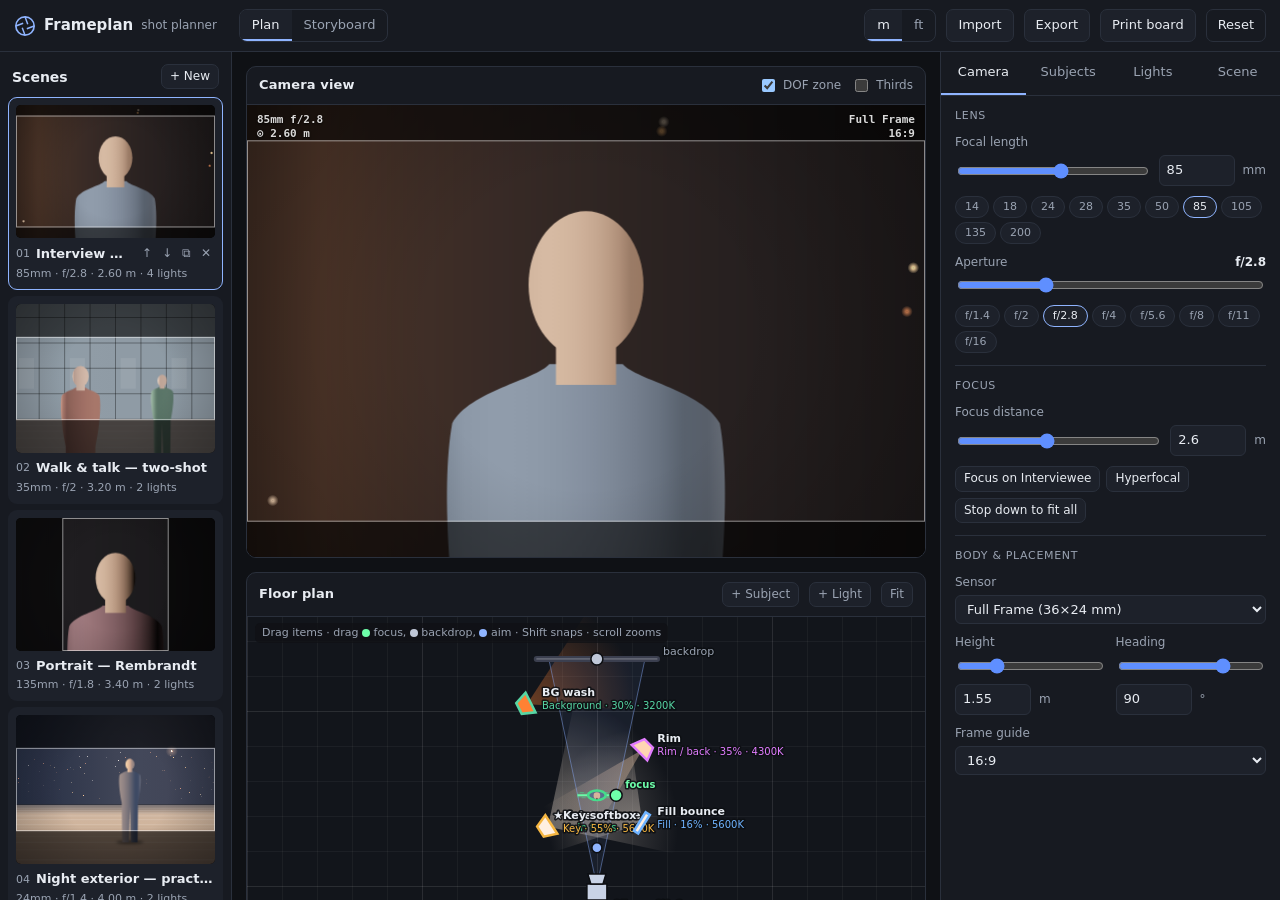
<file: index.html>
<!doctype html>
<html lang="en">
  <head>
    <meta charset="utf-8" />
    <meta name="viewport" content="width=device-width, initial-scale=1" />
    <title>Frameplan — shot planner</title>
    <meta name="description" content="Plan shots visually: depth of field, lens choice and lighting across multiple scenes." />
    <link rel="stylesheet" href="css/styles.css" />
  </head>
  <body>
    <header class="topbar">
      <div class="brand">
        <svg viewBox="0 0 24 24" width="22" height="22" aria-hidden="true">
          <circle cx="12" cy="12" r="10" fill="none" stroke="currentColor" stroke-width="1.8" />
          <path d="M12 2 L15 10 M22 12 L14 15 M12 22 L9 14 M2 12 L10 9" stroke="currentColor" stroke-width="1.6" fill="none" />
        </svg>
        <span>Frameplan</span>
        <small>shot planner</small>
      </div>
      <div class="seg" id="viewToggle" role="tablist" aria-label="View">
        <button data-view="plan" class="active">Plan</button>
        <button data-view="board">Storyboard</button>
      </div>
      <div class="spacer"></div>
      <div class="seg" id="unitToggle" aria-label="Units">
        <button data-units="m">m</button>
        <button data-units="ft">ft</button>
      </div>
      <button id="importBtn" class="btn">Import</button>
      <input id="importFile" type="file" accept=".json,application/json" hidden />
      <button id="exportBtn" class="btn">Export</button>
      <button id="printBtn" class="btn">Print board</button>
      <button id="resetBtn" class="btn ghost" title="Replace all scenes with the sample set">Reset</button>
    </header>

    <div class="layout">
      <aside class="scenes">
        <div class="panel-head">
          <h2>Scenes</h2>
          <button id="addScene" class="btn small">+ New</button>
        </div>
        <ol id="sceneList" class="scene-list"></ol>
      </aside>

      <main id="workspace" class="workspace">
        <section class="views">
          <div class="card preview-card">
            <div class="card-head">
              <h3>Camera view</h3>
              <div class="toggles">
                <label><input type="checkbox" id="optDof" checked /> DOF zone</label>
                <label><input type="checkbox" id="optThirds" /> Thirds</label>
              </div>
            </div>
            <div class="preview-wrap" id="previewWrap">
              <canvas id="preview" aria-label="Simulated camera view"></canvas>
              <div class="hud" id="hud"></div>
            </div>
          </div>

          <div class="card plan-card">
            <div class="card-head">
              <h3>Floor plan</h3>
              <div class="toggles">
                <button id="addSubjectQuick" class="btn small">+ Subject</button>
                <button id="addLightQuick" class="btn small">+ Light</button>
                <button id="fitPlan" class="btn small">Fit</button>
              </div>
            </div>
            <div class="plan-wrap">
              <canvas id="plan" aria-label="Top-down floor plan"></canvas>
              <div class="plan-hint">Drag items · drag <b class="dot focus"></b> focus, <b class="dot bg"></b> backdrop, <b class="dot aim"></b> aim · Shift snaps · scroll zooms</div>
            </div>
          </div>
        </section>

        <section class="stats" id="stats"></section>

        <section class="card chart-card">
          <div class="card-head">
            <h3>Depth of field &amp; blur</h3>
            <span class="muted">Blur circle as % of frame width vs. distance. Green band = acceptably sharp.</span>
          </div>
          <div class="chart-wrap"><canvas id="dofChart"></canvas></div>
        </section>

        <section class="card sweep-card">
          <div class="card-head">
            <h3>Lens sweep</h3>
            <div class="toggles">
              <label title="Move the camera so the primary subject stays the same size (shows perspective compression)">
                <input type="checkbox" id="sweepMatch" /> Keep subject size
              </label>
            </div>
          </div>
          <div id="sweep" class="sweep"></div>
        </section>
      </main>

      <main id="board" class="board" hidden>
        <div class="board-head">
          <h2 id="boardTitle">Storyboard</h2>
          <span class="muted">Click a frame to edit it.</span>
        </div>
        <div id="boardGrid" class="board-grid"></div>
      </main>

      <aside class="inspector">
        <nav class="tabs" id="tabs">
          <button data-tab="camera">Camera</button>
          <button data-tab="subjects">Subjects</button>
          <button data-tab="lights">Lights</button>
          <button data-tab="scene">Scene</button>
        </nav>
        <div id="inspector" class="inspector-body"></div>
      </aside>
    </div>

    <div id="toast" class="toast" role="status" aria-live="polite"></div>

    <script src="js/optics.js"></script>
    <script src="js/lighting.js"></script>
    <script src="js/store.js"></script>
    <script src="js/preview.js"></script>
    <script src="js/plan.js"></script>
    <script src="js/dofchart.js"></script>
    <script src="js/app.js"></script>
  </body>
</html>
</file>
<file: css/styles.css>
:root {
  --bg: #0f1115;
  --panel: #171a21;
  --panel-2: #1d212a;
  --border: #2a303c;
  --text: #e8ecf2;
  --text-dim: #9aa3b2;
  --accent: #8fb4ff;
  --accent-strong: #5f8fff;
  --sharp: #46dc8c;
  --soft: #f0a24a;
  --plan-bg: #12151b;
  --plan-grid: rgba(255, 255, 255, 0.045);
  --plan-grid-major: rgba(255, 255, 255, 0.1);
  --radius: 10px;
  color-scheme: dark;
}

* {
  box-sizing: border-box;
}

[hidden] {
  display: none !important;
}

html,
body {
  margin: 0;
  height: 100%;
  background: var(--bg);
  color: var(--text);
  font: 13px/1.45 system-ui, -apple-system, 'Segoe UI', Roboto, sans-serif;
}

button,
input,
select,
textarea {
  font: inherit;
  color: inherit;
}

h2,
h3 {
  margin: 0;
  font-weight: 600;
}

h2 {
  font-size: 14px;
}

h3 {
  font-size: 13px;
  letter-spacing: 0.01em;
}

.muted {
  color: var(--text-dim);
  font-size: 12px;
}

/* ---------- top bar ---------- */
.topbar {
  height: 52px;
  display: flex;
  align-items: center;
  gap: 10px;
  padding: 0 14px;
  border-bottom: 1px solid var(--border);
  background: var(--panel);
}

.brand {
  display: flex;
  align-items: center;
  gap: 8px;
  font-weight: 700;
  font-size: 15px;
  margin-right: 12px;
  color: var(--accent);
}

.brand span {
  color: var(--text);
}

.brand small {
  color: var(--text-dim);
  font-weight: 400;
  font-size: 12px;
}

.spacer {
  flex: 1;
}

.btn {
  background: var(--panel-2);
  border: 1px solid var(--border);
  border-radius: 7px;
  padding: 6px 11px;
  cursor: pointer;
  white-space: nowrap;
}

.btn:hover {
  border-color: var(--accent);
}

.btn.small {
  padding: 3px 8px;
  font-size: 12px;
}

.btn.ghost {
  background: transparent;
}

.btn.danger:hover {
  border-color: #ff6b6b;
  color: #ff8b8b;
}

.btn.primary {
  background: var(--accent-strong);
  border-color: var(--accent-strong);
  color: #fff;
}

.seg {
  display: inline-flex;
  border: 1px solid var(--border);
  border-radius: 8px;
  overflow: hidden;
}

.seg button {
  background: transparent;
  border: 0;
  padding: 6px 12px;
  cursor: pointer;
  color: var(--text-dim);
}

.seg button.active {
  background: var(--panel-2);
  color: var(--text);
  box-shadow: inset 0 -2px 0 var(--accent);
}

/* ---------- layout ---------- */
.layout {
  display: grid;
  grid-template-columns: 232px minmax(0, 1fr) 340px;
  height: calc(100vh - 52px);
  height: calc(100dvh - 52px);
}

.scenes,
.inspector {
  background: var(--panel);
  overflow-y: auto;
}

.scenes {
  border-right: 1px solid var(--border);
}

.inspector {
  border-left: 1px solid var(--border);
}

.workspace,
.board {
  overflow-y: auto;
  padding: 14px;
  display: flex;
  flex-direction: column;
  gap: 14px;
  min-width: 0;
}

.workspace > *,
.board > * {
  flex-shrink: 0;
}

.panel-head {
  display: flex;
  align-items: center;
  justify-content: space-between;
  padding: 12px 12px 8px;
}

/* ---------- scene list ---------- */
.scene-list {
  list-style: none;
  margin: 0;
  padding: 0 8px 12px;
  display: flex;
  flex-direction: column;
  gap: 6px;
}

.scene-item {
  border: 1px solid transparent;
  border-radius: 9px;
  padding: 7px;
  cursor: pointer;
  background: var(--panel-2);
}

.scene-item:hover {
  border-color: var(--border);
}

.scene-item.active {
  border-color: var(--accent);
}

.scene-item canvas {
  width: 100%;
  display: block;
  border-radius: 5px;
  background: #000;
}

.scene-item .row {
  display: flex;
  align-items: center;
  gap: 6px;
  margin-top: 6px;
}

.scene-item .num {
  color: var(--text-dim);
  font-variant-numeric: tabular-nums;
  font-size: 11px;
}

.scene-item .name {
  font-weight: 600;
  flex: 1;
  overflow: hidden;
  text-overflow: ellipsis;
  white-space: nowrap;
}

.scene-item .meta {
  color: var(--text-dim);
  font-size: 11px;
  margin-top: 2px;
}

.scene-item .actions {
  display: none;
  gap: 2px;
}

.scene-item.active .actions,
.scene-item:hover .actions {
  display: flex;
}

.icon-btn {
  background: transparent;
  border: 0;
  color: var(--text-dim);
  cursor: pointer;
  padding: 1px 4px;
  border-radius: 4px;
  font-size: 12px;
}

.icon-btn:hover {
  color: var(--text);
  background: rgba(255, 255, 255, 0.07);
}

/* ---------- cards ---------- */
.card {
  background: var(--panel);
  border: 1px solid var(--border);
  border-radius: var(--radius);
  overflow: hidden;
  min-width: 0;
}

.card-head {
  display: flex;
  align-items: center;
  justify-content: space-between;
  gap: 10px;
  padding: 9px 12px;
  border-bottom: 1px solid var(--border);
  flex-wrap: wrap;
}

.toggles {
  display: flex;
  gap: 10px;
  align-items: center;
  color: var(--text-dim);
  font-size: 12px;
}

.toggles label {
  display: inline-flex;
  gap: 5px;
  align-items: center;
  cursor: pointer;
}

.views {
  display: grid;
  grid-template-columns: minmax(0, 1.2fr) minmax(0, 1fr);
  gap: 14px;
}

.preview-wrap {
  position: relative;
  background: #000;
}

.preview-wrap canvas {
  display: block;
  width: 100%;
}

.hud {
  position: absolute;
  inset: 0;
  pointer-events: none;
  font: 600 11px/1.3 ui-monospace, 'SF Mono', Menlo, monospace;
  color: rgba(255, 255, 255, 0.85);
  text-shadow: 0 1px 2px rgba(0, 0, 0, 0.8);
}

.hud .tl,
.hud .tr,
.hud .bl {
  position: absolute;
  padding: 8px 10px;
}

.hud .tl {
  top: 0;
  left: 0;
}

.hud .tr {
  top: 0;
  right: 0;
  text-align: right;
}

.hud .bl {
  bottom: 0;
  left: 0;
}

.plan-wrap {
  position: relative;
  height: calc(100% - 42px);
  min-height: 300px;
}

.plan-wrap canvas {
  display: block;
  width: 100%;
  height: 100%;
  touch-action: none;
}

.plan-card {
  display: flex;
  flex-direction: column;
}

.plan-card .plan-wrap {
  flex: 1;
}

.plan-hint {
  position: absolute;
  left: 8px;
  top: 6px;
  font-size: 11px;
  color: var(--text-dim);
  background: rgba(15, 17, 21, 0.75);
  padding: 2px 7px;
  border-radius: 5px;
  pointer-events: none;
}

.dot {
  display: inline-block;
  width: 8px;
  height: 8px;
  border-radius: 50%;
  vertical-align: middle;
}

.dot.focus {
  background: #6effaa;
}

.dot.bg {
  background: #c0c8d8;
}

.dot.aim {
  background: var(--accent);
}

.chart-wrap {
  height: 170px;
  padding: 4px 6px 0;
}

.chart-wrap canvas {
  width: 100%;
  height: 100%;
  display: block;
}

/* ---------- stats ---------- */
.stats {
  display: grid;
  grid-template-columns: repeat(auto-fill, minmax(150px, 1fr));
  gap: 8px;
}

.stat {
  background: var(--panel);
  border: 1px solid var(--border);
  border-radius: 9px;
  padding: 8px 10px;
}

.stat .k {
  color: var(--text-dim);
  font-size: 11px;
  text-transform: uppercase;
  letter-spacing: 0.04em;
}

.stat .v {
  font-size: 17px;
  font-weight: 650;
  font-variant-numeric: tabular-nums;
  margin-top: 1px;
}

.stat .s {
  color: var(--text-dim);
  font-size: 11px;
}

.stat.good .v {
  color: var(--sharp);
}

.stat.warn .v {
  color: var(--soft);
}

/* ---------- lens sweep ---------- */
.sweep {
  display: grid;
  grid-template-columns: repeat(auto-fill, minmax(150px, 1fr));
  gap: 10px;
  padding: 12px;
}

.sweep-item {
  background: var(--panel-2);
  border: 1px solid var(--border);
  border-radius: 8px;
  padding: 5px;
  cursor: pointer;
  text-align: left;
}

.sweep-item:hover,
.sweep-item.current {
  border-color: var(--accent);
}

.sweep-item canvas {
  width: 100%;
  display: block;
  border-radius: 4px;
}

.sweep-item .lbl {
  display: flex;
  justify-content: space-between;
  font-size: 11px;
  margin-top: 4px;
  color: var(--text-dim);
}

.sweep-item .lbl b {
  color: var(--text);
}

/* ---------- inspector ---------- */
.tabs {
  display: flex;
  position: sticky;
  top: 0;
  background: var(--panel);
  border-bottom: 1px solid var(--border);
  z-index: 2;
}

.tabs button {
  flex: 1;
  background: transparent;
  border: 0;
  padding: 11px 4px;
  cursor: pointer;
  color: var(--text-dim);
  border-bottom: 2px solid transparent;
}

.tabs button.active {
  color: var(--text);
  border-bottom-color: var(--accent);
}

.inspector-body {
  padding: 12px 14px 30px;
  display: flex;
  flex-direction: column;
  gap: 12px;
}

.group {
  display: flex;
  flex-direction: column;
  gap: 10px;
  padding-bottom: 12px;
  border-bottom: 1px solid var(--border);
}

.group:last-child {
  border-bottom: 0;
}

.group-title {
  font-size: 11px;
  color: var(--text-dim);
  text-transform: uppercase;
  letter-spacing: 0.06em;
  display: flex;
  justify-content: space-between;
  align-items: center;
}

.field {
  display: flex;
  flex-direction: column;
  gap: 4px;
}

.field > .lab {
  display: flex;
  justify-content: space-between;
  color: var(--text-dim);
  font-size: 12px;
}

.field > .lab b {
  color: var(--text);
  font-weight: 600;
  font-variant-numeric: tabular-nums;
}

.field .ctl {
  display: flex;
  gap: 8px;
  align-items: center;
}

.field input[type='range'] {
  flex: 1;
  accent-color: var(--accent-strong);
  min-width: 0;
}

.field input[type='number'],
.field input[type='text'],
.field select,
.field textarea {
  background: var(--panel-2);
  border: 1px solid var(--border);
  border-radius: 6px;
  padding: 5px 7px;
  min-width: 0;
}

.field input[type='number'] {
  width: 76px;
  font-variant-numeric: tabular-nums;
}

.field input[type='text'],
.field select,
.field textarea {
  width: 100%;
}

.field textarea {
  min-height: 90px;
  resize: vertical;
}

.field input[type='color'] {
  width: 38px;
  height: 28px;
  padding: 0 2px;
  border: 1px solid var(--border);
  border-radius: 6px;
  background: var(--panel-2);
}

.row2 {
  display: grid;
  grid-template-columns: 1fr 1fr;
  gap: 10px;
}

.row2 .ctl {
  flex-wrap: wrap;
}

.row2 .ctl input[type='range'] {
  flex-basis: 100%;
}

.chips {
  display: flex;
  flex-wrap: wrap;
  gap: 4px;
}

.chip {
  background: var(--panel-2);
  border: 1px solid var(--border);
  border-radius: 999px;
  padding: 2px 9px;
  font-size: 11px;
  cursor: pointer;
  color: var(--text-dim);
}

.chip.active,
.chip:hover {
  color: var(--text);
  border-color: var(--accent);
}

.item-list {
  display: flex;
  flex-direction: column;
  gap: 4px;
}

.item {
  display: flex;
  align-items: center;
  gap: 8px;
  padding: 6px 8px;
  border-radius: 7px;
  background: var(--panel-2);
  border: 1px solid transparent;
  cursor: pointer;
}

.item.active {
  border-color: var(--accent);
}

.item .sw {
  width: 12px;
  height: 12px;
  border-radius: 3px;
  flex: none;
  border: 1px solid rgba(255, 255, 255, 0.25);
}

.item .nm {
  flex: 1;
  overflow: hidden;
  text-overflow: ellipsis;
  white-space: nowrap;
}

.item .tag {
  font-size: 11px;
  color: var(--text-dim);
  font-variant-numeric: tabular-nums;
}

.bar {
  height: 5px;
  background: var(--panel-2);
  border-radius: 3px;
  overflow: hidden;
}

.bar > i {
  display: block;
  height: 100%;
  border-radius: 3px;
}

.btn-row {
  display: flex;
  gap: 6px;
  flex-wrap: wrap;
}

.check {
  display: flex;
  align-items: center;
  gap: 6px;
  cursor: pointer;
}

.kelvin-strip {
  height: 6px;
  border-radius: 3px;
  background: linear-gradient(90deg, #ff8a1f, #ffb46b, #ffd8ad, #fff1e0, #f3f3ff, #d9e3ff, #c1d3ff);
}

.empty {
  color: var(--text-dim);
  font-size: 12px;
  padding: 6px 0;
}

/* ---------- storyboard ---------- */
.board-head {
  display: flex;
  align-items: baseline;
  gap: 12px;
}

.board-grid {
  display: grid;
  grid-template-columns: repeat(auto-fill, minmax(320px, 1fr));
  gap: 16px;
}

.frame {
  background: var(--panel);
  border: 1px solid var(--border);
  border-radius: var(--radius);
  overflow: hidden;
  cursor: pointer;
  break-inside: avoid;
}

.frame:hover {
  border-color: var(--accent);
}

.frame canvas {
  width: 100%;
  display: block;
  background: #000;
}

.frame .body {
  padding: 10px 12px 12px;
}

.frame .title {
  display: flex;
  gap: 8px;
  align-items: baseline;
}

.frame .title .n {
  color: var(--text-dim);
  font-variant-numeric: tabular-nums;
}

.frame .specs {
  display: grid;
  grid-template-columns: repeat(3, 1fr);
  gap: 6px 10px;
  margin: 8px 0;
  font-size: 12px;
}

.frame .specs div span {
  display: block;
  color: var(--text-dim);
  font-size: 10px;
  text-transform: uppercase;
  letter-spacing: 0.05em;
}

.frame .lights {
  display: flex;
  flex-wrap: wrap;
  gap: 4px;
  margin-bottom: 6px;
}

.frame .notes {
  color: var(--text-dim);
  font-size: 12px;
  white-space: pre-wrap;
}

/* ---------- toast ---------- */
.toast {
  position: fixed;
  left: 50%;
  bottom: 20px;
  transform: translateX(-50%) translateY(20px);
  background: var(--panel-2);
  border: 1px solid var(--border);
  padding: 8px 14px;
  border-radius: 8px;
  opacity: 0;
  pointer-events: none;
  transition: opacity 0.2s, transform 0.2s;
}

.toast.show {
  opacity: 1;
  transform: translateX(-50%) translateY(0);
}

/* ---------- responsive ---------- */
@media (max-width: 1280px) {
  .views {
    grid-template-columns: minmax(0, 1fr);
  }
  .plan-wrap {
    height: 420px;
  }
}

@media (max-width: 960px) {
  .layout {
    grid-template-columns: minmax(0, 1fr);
    height: auto;
  }
  .scenes,
  .inspector {
    border: 0;
    border-bottom: 1px solid var(--border);
  }
  .scene-list {
    flex-direction: row;
    overflow-x: auto;
  }
  .scene-item {
    min-width: 170px;
  }
  .workspace,
  .board {
    overflow: visible;
  }
  .topbar {
    height: auto;
    flex-wrap: wrap;
    padding: 8px 12px;
    row-gap: 8px;
  }
  .topbar .spacer {
    display: none;
  }
  .brand small {
    display: none;
  }
}

/* ---------- print (storyboard) ---------- */
@media print {
  :root {
    --panel: #fff;
    --panel-2: #f3f4f6;
    --border: #ccc;
    --text: #111;
    --text-dim: #555;
    color-scheme: light;
  }
  body {
    background: #fff;
  }
  .topbar,
  .scenes,
  .inspector,
  .workspace,
  .toast {
    display: none !important;
  }
  .layout {
    display: block;
    height: auto;
  }
  .board {
    display: block !important;
    overflow: visible;
    padding: 0;
  }
  .board-head .muted {
    display: none;
  }
  .board-grid {
    grid-template-columns: repeat(2, 1fr);
    margin-top: 10px;
  }
}
</file>
